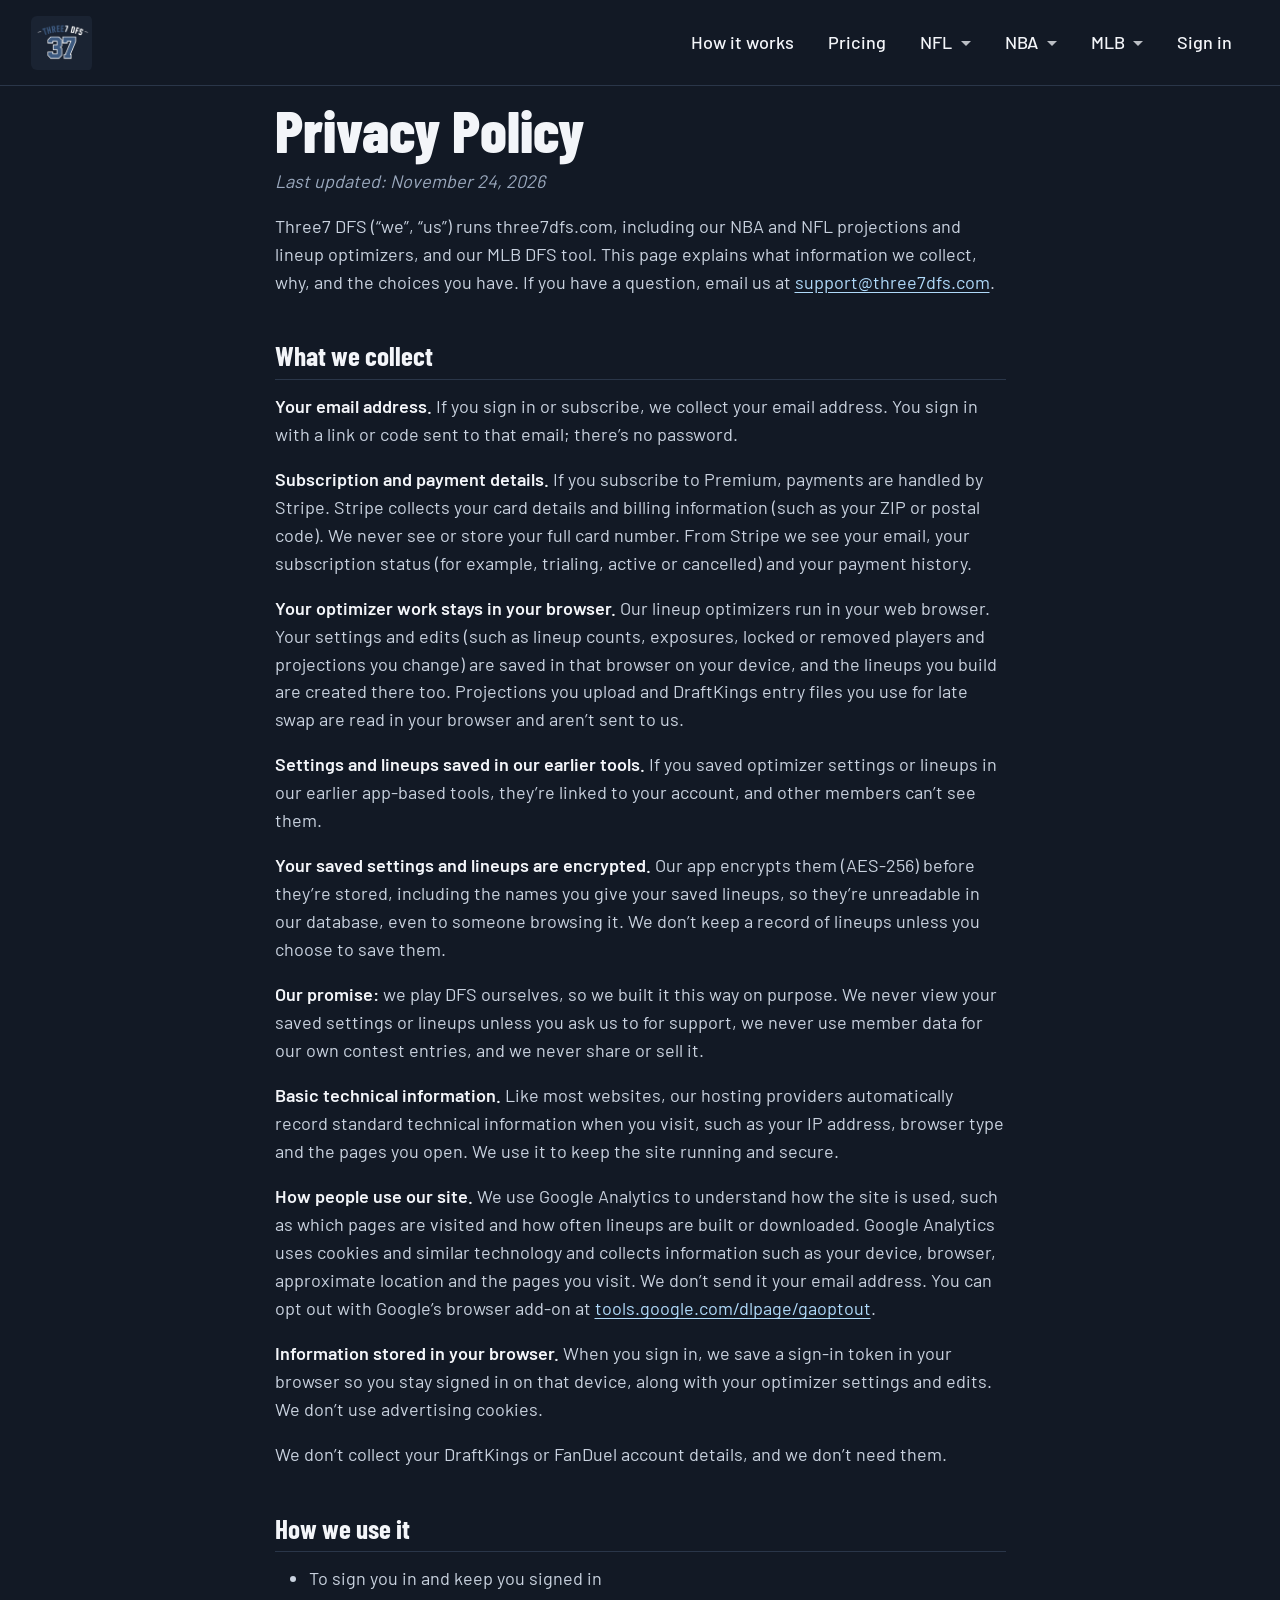
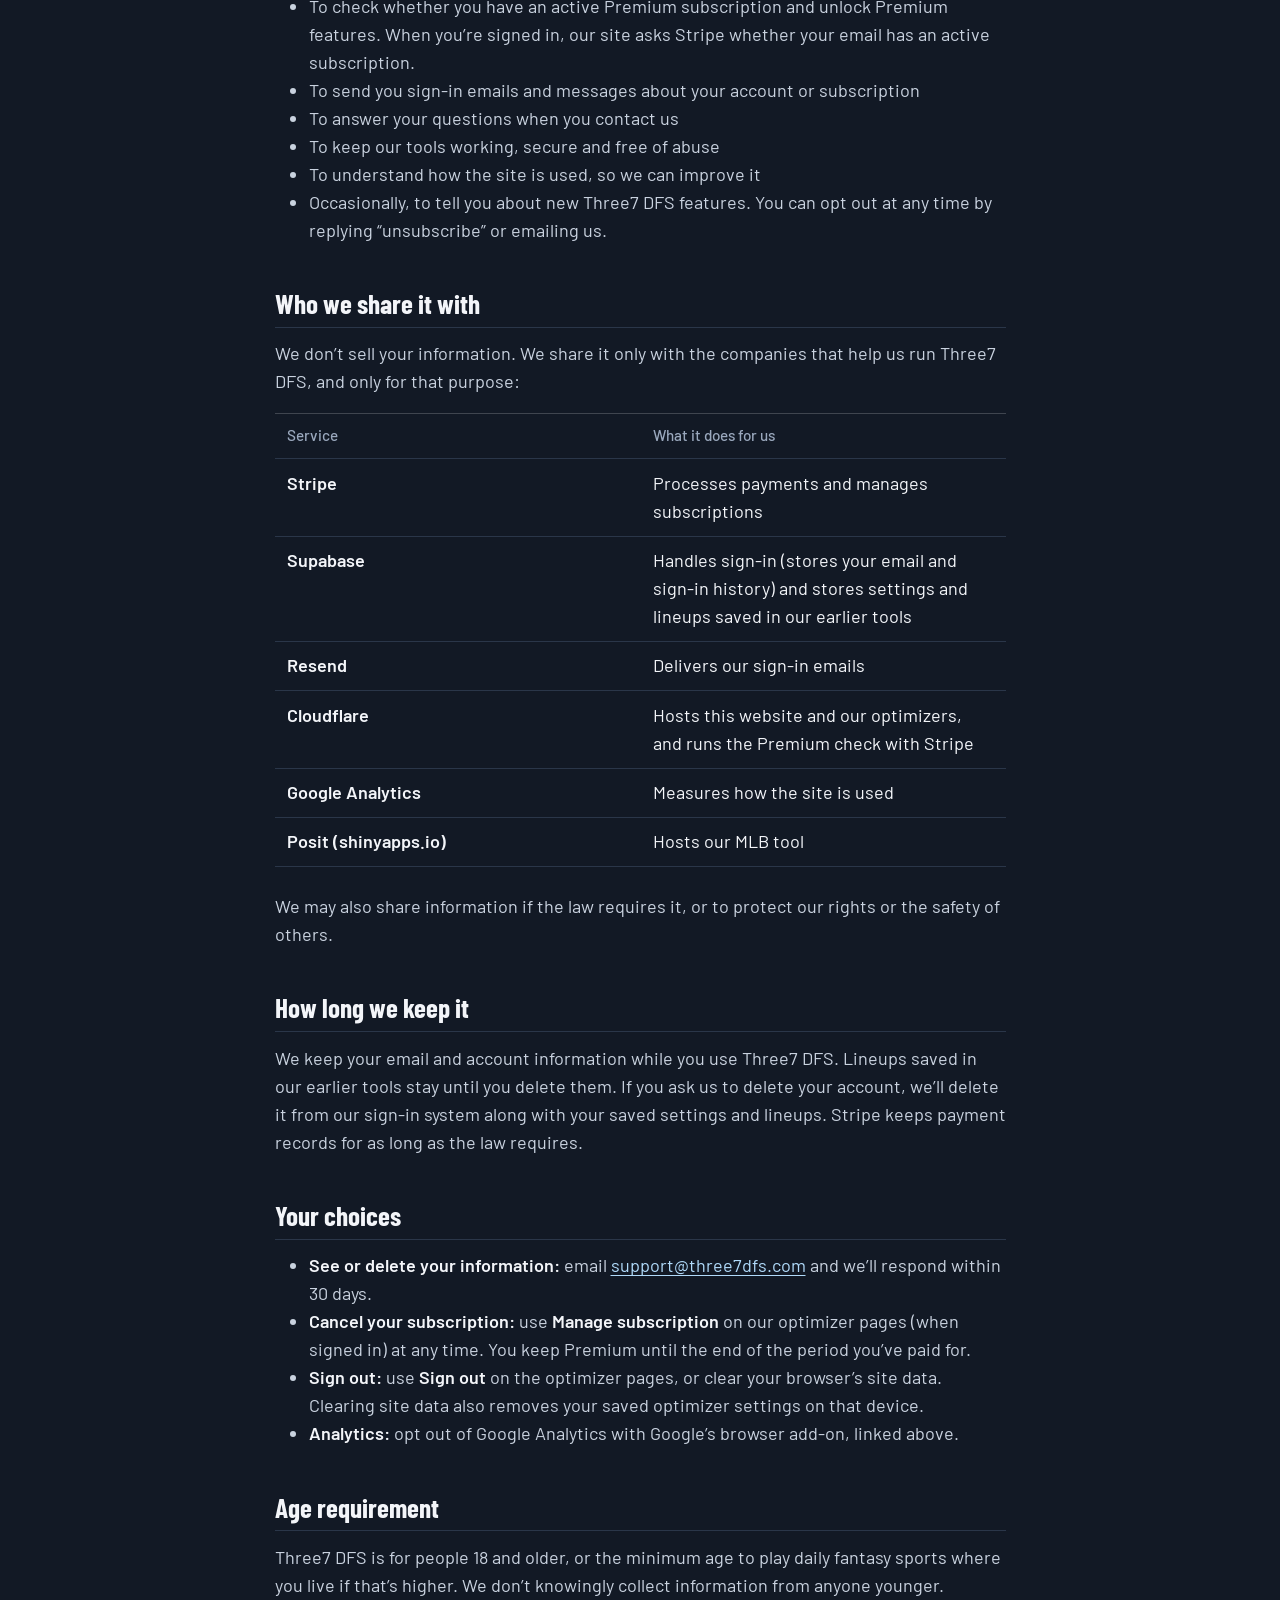
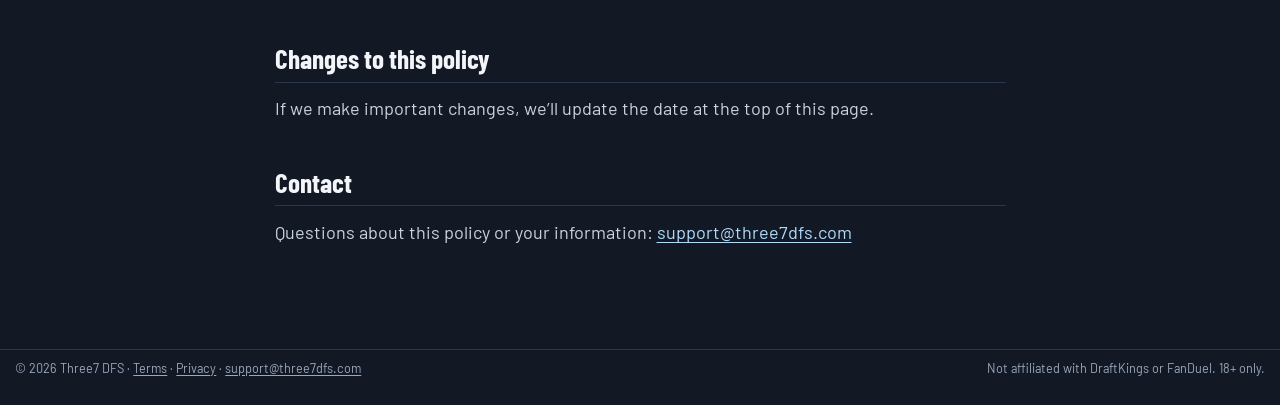
<file: privacy.html>
<!DOCTYPE html>
<html xmlns="http://www.w3.org/1999/xhtml" lang="en" xml:lang="en"><head>

<meta charset="utf-8">
<meta name="generator" content="quarto-1.10.19">

<meta name="viewport" content="width=device-width, initial-scale=1.0, user-scalable=yes">

<meta name="description" content="How Three7 DFS collects, uses and protects your information.">

<title>Privacy Policy – Three7 DFS</title>
<style>
/* Default styles provided by pandoc.
** See https://pandoc.org/MANUAL.html#variables-for-html for config info.
*/
span.smallcaps{font-variant: small-caps;}
div.columns{display: flex; gap: 1.5em;}
div.column{flex: auto;}
@media screen {
div.columns{gap: min(4vw, 1.5em);}
div.column{overflow-x: auto;}
}
div.hanging-indent{margin-left: 1.5em; text-indent: -1.5em;}
ul.task-list{list-style: none;}
ul.task-list li input[type="checkbox"] {
  width: 0.8em;
  margin: 0 0.8em 0.2em -1em; /* quarto-specific, see https://github.com/quarto-dev/quarto-cli/issues/4556 */ 
  vertical-align: middle;
}
</style>


<script src="quarto-nav.js"></script>
<script src="headroom.min.js"></script>
<link href="favicon.png" rel="icon" type="image/png">
<script src="clipboard.min.js"></script>
<script src="quarto.js" type="module"></script>
<script src="tabsets.js" type="module"></script>
<script src="popper.min.js"></script>
<script src="tippy.umd.min.js"></script>
<script src="anchor.min.js"></script>
<link href="tippy.css" rel="stylesheet">
<link href="quarto-syntax-highlighting-dark-b626d73c4c936ccc3cb08be7d45d1df6.css" rel="stylesheet" id="quarto-text-highlighting-styles">
<script src="bootstrap.min.js"></script>
<link href="bootstrap-icons.css" rel="stylesheet">
<link href="bootstrap-2f162f424fa8d8f2e1f0c2ea9a4f4888.min.css" rel="stylesheet" append-hash="true" id="quarto-bootstrap" data-mode="dark">
<script id="quarto-search-options" type="application/json">{
  "language": {
    "search-no-results-text": "No results",
    "search-matching-documents-text": "matching documents",
    "search-copy-link-title": "Copy link to search",
    "search-hide-matches-text": "Hide additional matches",
    "search-more-match-text": "more match in this document",
    "search-more-matches-text": "more matches in this document",
    "search-clear-button-title": "Clear",
    "search-text-placeholder": "",
    "search-detached-cancel-button-title": "Cancel",
    "search-submit-button-title": "Submit",
    "search-label": "Search"
  }
}</script>


<meta property="og:title" content="Privacy Policy">
<meta property="og:description" content="How Three7 DFS collects, uses and protects your information.">
<meta property="og:site_name" content="Three7 DFS">
<meta name="twitter:title" content="Privacy Policy">
<meta name="twitter:description" content="How Three7 DFS collects, uses and protects your information.">
<meta name="twitter:card" content="summary">
<script async src="https://www.googletagmanager.com/gtag/js?id=G-3T435K36YH"></script>
<script>
window.dataLayer = window.dataLayer || []; function gtag(){dataLayer.push(arguments);}
gtag("js", new Date()); gtag("config", "G-3T435K36YH");
// count clicks into the optimizers (same "open_optimizer" event as the projection pages)
document.addEventListener("click", function (e) {
  var a = e.target.closest && e.target.closest("a[href]"); if (!a) return;
  var h = a.getAttribute("href") || "";
  var sport = /nfl\.three7dfs\.com/.test(h) ? "nfl" : /NBA_Preds/.test(h) ? "nba" : /mlb\.three7dfs\.com/.test(h) ? "mlb" : "";
  if (sport) gtag("event", "open_optimizer", { sport: sport, from_page: location.pathname, link_text: (a.textContent || "").trim().slice(0, 60) });
});
</script>
</head>

<body class="nav-fixed fullcontent quarto-light">

<div id="quarto-search-results"></div>
  <header id="quarto-header" class="headroom fixed-top">
    <nav class="navbar navbar-expand-lg " data-bs-theme="dark">
      <div class="navbar-container container-fluid">
      <div class="navbar-brand-container mx-auto">
    <a href="./index.html" class="navbar-brand navbar-brand-logo">
    <img src="logo-small.png" alt="Three7 DFS home" class="navbar-logo light-content">
    <img src="logo-small.png" alt="Three7 DFS home" class="navbar-logo dark-content">
    </a>
  </div>
          <button class="navbar-toggler" type="button" data-bs-toggle="collapse" data-bs-target="#navbarCollapse" aria-controls="navbarCollapse" role="menu" aria-expanded="false" aria-label="Toggle navigation" onclick="if (window.quartoToggleHeadroom) { window.quartoToggleHeadroom(); }">
  <span class="navbar-toggler-icon"></span>
</button>
          <div class="collapse navbar-collapse" id="navbarCollapse">
            <ul class="navbar-nav navbar-nav-scroll ms-auto">
  <li class="nav-item">
    <a class="nav-link" href="./index.html#method"> 
<span class="menu-text">How it works</span></a>
  </li>  
  <li class="nav-item">
    <a class="nav-link" href="./index.html#pricing"> 
<span class="menu-text">Pricing</span></a>
  </li>  
  <li class="nav-item dropdown ">
    <a class="nav-link dropdown-toggle" href="#" id="nav-menu-nfl" role="link" data-bs-toggle="dropdown" aria-expanded="false">
 <span class="menu-text">NFL</span>
    </a>
    <ul class="dropdown-menu dropdown-menu-end" aria-labelledby="nav-menu-nfl">    
        <li>
    <a class="dropdown-item" href="https://three7dfs.com/nfl/">
 <span class="dropdown-text">NFL Projections</span></a>
  </li>  
        <li>
    <a class="dropdown-item" href="/nfl/optimizer/">
 <span class="dropdown-text">NFL Optimizer</span></a>
  </li>  
    </ul>
  </li>
  <li class="nav-item dropdown ">
    <a class="nav-link dropdown-toggle" href="#" id="nav-menu-nba" role="link" data-bs-toggle="dropdown" aria-expanded="false">
 <span class="menu-text">NBA</span>
    </a>
    <ul class="dropdown-menu dropdown-menu-end" aria-labelledby="nav-menu-nba">    
        <li>
    <a class="dropdown-item" href="https://three7dfs.com/nba/">
 <span class="dropdown-text">NBA Projections</span></a>
  </li>  
        <li>
    <a class="dropdown-item" href="/nba/optimizer/">
 <span class="dropdown-text">NBA Optimizer</span></a>
  </li>  
    </ul>
  </li>
  <li class="nav-item dropdown ">
    <a class="nav-link dropdown-toggle" href="#" id="nav-menu-mlb" role="link" data-bs-toggle="dropdown" aria-expanded="false">
 <span class="menu-text">MLB</span>
    </a>
    <ul class="dropdown-menu dropdown-menu-end" aria-labelledby="nav-menu-mlb">    
        <li>
    <a class="dropdown-item" href="https://mlb.three7dfs.com">
 <span class="dropdown-text">MLB Optimizer</span></a>
  </li>  
    </ul>
  </li>
  <li class="nav-item">
    <a class="nav-link" href="/nba/optimizer/?signin"> 
<span class="menu-text">Sign in</span></a>
  </li>  
</ul>
          </div> <!-- /navcollapse -->
            <div class="quarto-navbar-tools">
</div>
      </div> <!-- /container-fluid -->
    </nav>
</header>
<!-- content -->
<div id="quarto-content" class="quarto-container page-layout-custom page-navbar">
<!-- sidebar -->
<!-- margin-sidebar -->
<!-- main -->




<section id="privacy-policy" class="level1 legal">
<h1>Privacy Policy</h1>
<p><em>Last updated: November 24, 2026</em></p>
<p>Three7 DFS (“we”, “us”) runs three7dfs.com, including our NBA and NFL projections and lineup optimizers, and our MLB DFS tool. This page explains what information we collect, why, and the choices you have. If you have a question, email us at <a href="mailto:support@three7dfs.com">support@three7dfs.com</a>.</p>
<section id="what-we-collect" class="level2">
<h2 data-anchor-id="what-we-collect">What we collect</h2>
<p><strong>Your email address.</strong> If you sign in or subscribe, we collect your email address. You sign in with a link or code sent to that email; there’s no password.</p>
<p><strong>Subscription and payment details.</strong> If you subscribe to Premium, payments are handled by Stripe. Stripe collects your card details and billing information (such as your ZIP or postal code). We never see or store your full card number. From Stripe we see your email, your subscription status (for example, trialing, active or cancelled) and your payment history.</p>
<p><strong>Your optimizer work stays in your browser.</strong> Our lineup optimizers run in your web browser. Your settings and edits (such as lineup counts, exposures, locked or removed players and projections you change) are saved in that browser on your device, and the lineups you build are created there too. Projections you upload and DraftKings entry files you use for late swap are read in your browser and aren’t sent to us.</p>
<p><strong>Settings and lineups saved in our earlier tools.</strong> If you saved optimizer settings or lineups in our earlier app-based tools, they’re linked to your account, and other members can’t see them.</p>
<p><strong>Your saved settings and lineups are encrypted.</strong> Our app encrypts them (AES-256) before they’re stored, including the names you give your saved lineups, so they’re unreadable in our database, even to someone browsing it. We don’t keep a record of lineups unless you choose to save them.</p>
<p><strong>Our promise:</strong> we play DFS ourselves, so we built it this way on purpose. We never view your saved settings or lineups unless you ask us to for support, we never use member data for our own contest entries, and we never share or sell it.</p>
<p><strong>Basic technical information.</strong> Like most websites, our hosting providers automatically record standard technical information when you visit, such as your IP address, browser type and the pages you open. We use it to keep the site running and secure.</p>
<p><strong>How people use our site.</strong> We use Google Analytics to understand how the site is used, such as which pages are visited and how often lineups are built or downloaded. Google Analytics uses cookies and similar technology and collects information such as your device, browser, approximate location and the pages you visit. We don’t send it your email address. You can opt out with Google’s browser add-on at <a href="https://tools.google.com/dlpage/gaoptout">tools.google.com/dlpage/gaoptout</a>.</p>
<p><strong>Information stored in your browser.</strong> When you sign in, we save a sign-in token in your browser so you stay signed in on that device, along with your optimizer settings and edits. We don’t use advertising cookies.</p>
<p>We don’t collect your DraftKings or FanDuel account details, and we don’t need them.</p>
</section>
<section id="how-we-use-it" class="level2">
<h2 data-anchor-id="how-we-use-it">How we use it</h2>
<ul>
<li>To sign you in and keep you signed in</li>
<li>To check whether you have an active Premium subscription and unlock Premium features. When you’re signed in, our site asks Stripe whether your email has an active subscription.</li>
<li>To send you sign-in emails and messages about your account or subscription</li>
<li>To answer your questions when you contact us</li>
<li>To keep our tools working, secure and free of abuse</li>
<li>To understand how the site is used, so we can improve it</li>
<li>Occasionally, to tell you about new Three7 DFS features. You can opt out at any time by replying “unsubscribe” or emailing us.</li>
</ul>
</section>
<section id="who-we-share-it-with" class="level2">
<h2 data-anchor-id="who-we-share-it-with">Who we share it with</h2>
<p>We don’t sell your information. We share it only with the companies that help us run Three7 DFS, and only for that purpose:</p>
<table class="caption-top table">
<colgroup>
<col style="width: 50%">
<col style="width: 50%">
</colgroup>
<thead>
<tr class="header">
<th>Service</th>
<th>What it does for us</th>
</tr>
</thead>
<tbody>
<tr class="odd">
<td>Stripe</td>
<td>Processes payments and manages subscriptions</td>
</tr>
<tr class="even">
<td>Supabase</td>
<td>Handles sign-in (stores your email and sign-in history) and stores settings and lineups saved in our earlier tools</td>
</tr>
<tr class="odd">
<td>Resend</td>
<td>Delivers our sign-in emails</td>
</tr>
<tr class="even">
<td>Cloudflare</td>
<td>Hosts this website and our optimizers, and runs the Premium check with Stripe</td>
</tr>
<tr class="odd">
<td>Google Analytics</td>
<td>Measures how the site is used</td>
</tr>
<tr class="even">
<td>Posit (shinyapps.io)</td>
<td>Hosts our MLB tool</td>
</tr>
</tbody>
</table>
<p>We may also share information if the law requires it, or to protect our rights or the safety of others.</p>
</section>
<section id="how-long-we-keep-it" class="level2">
<h2 data-anchor-id="how-long-we-keep-it">How long we keep it</h2>
<p>We keep your email and account information while you use Three7 DFS. Lineups saved in our earlier tools stay until you delete them. If you ask us to delete your account, we’ll delete it from our sign-in system along with your saved settings and lineups. Stripe keeps payment records for as long as the law requires.</p>
</section>
<section id="your-choices" class="level2">
<h2 data-anchor-id="your-choices">Your choices</h2>
<ul>
<li><strong>See or delete your information:</strong> email <a href="mailto:support@three7dfs.com">support@three7dfs.com</a> and we’ll respond within 30 days.</li>
<li><strong>Cancel your subscription:</strong> use <strong>Manage subscription</strong> on our optimizer pages (when signed in) at any time. You keep Premium until the end of the period you’ve paid for.</li>
<li><strong>Sign out:</strong> use <strong>Sign out</strong> on the optimizer pages, or clear your browser’s site data. Clearing site data also removes your saved optimizer settings on that device.</li>
<li><strong>Analytics:</strong> opt out of Google Analytics with Google’s browser add-on, linked above.</li>
</ul>
</section>
<section id="age-requirement" class="level2">
<h2 data-anchor-id="age-requirement">Age requirement</h2>
<p>Three7 DFS is for people 18 and older, or the minimum age to play daily fantasy sports where you live if that’s higher. We don’t knowingly collect information from anyone younger.</p>
</section>
<section id="changes-to-this-policy" class="level2">
<h2 data-anchor-id="changes-to-this-policy">Changes to this policy</h2>
<p>If we make important changes, we’ll update the date at the top of this page.</p>
</section>
<section id="contact" class="level2">
<h2 data-anchor-id="contact">Contact</h2>
<p>Questions about this policy or your information: <a href="mailto:support@three7dfs.com">support@three7dfs.com</a></p>
</section>
</section>




<script id="quarto-html-after-body" type="application/javascript">
  window.document.addEventListener("DOMContentLoaded", function (event) {
    const icon = "";
    const anchorJS = new window.AnchorJS();
    anchorJS.options = {
      placement: 'right',
      icon: icon
    };
    anchorJS.add('.anchored');
    const isCodeAnnotation = (el) => {
      for (const clz of el.classList) {
        if (clz.startsWith('code-annotation-')) {                     
          return true;
        }
      }
      return false;
    }
    const onCopySuccess = function(e) {
      // button target
      const button = e.trigger;
      // don't keep focus
      button.blur();
      // flash "checked"
      button.classList.add('code-copy-button-checked');
      var currentTitle = button.getAttribute("title");
      button.setAttribute("title", "Copied!");
      let tooltip;
      if (window.bootstrap) {
        button.setAttribute("data-bs-toggle", "tooltip");
        button.setAttribute("data-bs-placement", "left");
        button.setAttribute("data-bs-title", "Copied!");
        tooltip = new bootstrap.Tooltip(button, 
          { trigger: "manual", 
            customClass: "code-copy-button-tooltip",
            offset: [0, -8]});
        tooltip.show();    
      }
      setTimeout(function() {
        if (tooltip) {
          tooltip.hide();
          button.removeAttribute("data-bs-title");
          button.removeAttribute("data-bs-toggle");
          button.removeAttribute("data-bs-placement");
        }
        button.setAttribute("title", currentTitle);
        button.classList.remove('code-copy-button-checked');
      }, 1000);
      // clear code selection
      e.clearSelection();
    }
    const getTextToCopy = function(trigger) {
      const outerScaffold = trigger.parentElement.cloneNode(true);
      const codeEl = outerScaffold.querySelector('code');
      for (const childEl of codeEl.children) {
        if (isCodeAnnotation(childEl)) {
          childEl.remove();
        }
      }
      return codeEl.innerText;
    }
    const clipboard = new window.ClipboardJS('.code-copy-button:not([data-in-quarto-modal])', {
      text: getTextToCopy
    });
    clipboard.on('success', onCopySuccess);
    if (window.document.getElementById('quarto-embedded-source-code-modal')) {
      const clipboardModal = new window.ClipboardJS('.code-copy-button[data-in-quarto-modal]', {
        text: getTextToCopy,
        container: window.document.getElementById('quarto-embedded-source-code-modal')
      });
      clipboardModal.on('success', onCopySuccess);
    }
      var localhostRegex = new RegExp(/^(?:http|https):\/\/localhost\:?[0-9]*\//);
      var mailtoRegex = new RegExp(/^mailto:/);
        var filterRegex = new RegExp("https:\/\/three7dfs\.com");
      var isInternal = (href) => {
          return filterRegex.test(href) || localhostRegex.test(href) || mailtoRegex.test(href);
      }
      // Inspect non-navigation links and adorn them if external
     var links = window.document.querySelectorAll('a[href]:not(.nav-link):not(.navbar-brand):not(.toc-action):not(.sidebar-link):not(.sidebar-item-toggle):not(.pagination-link):not(.no-external):not([aria-hidden]):not(.dropdown-item):not(.quarto-navigation-tool):not(.about-link)');
      for (var i=0; i<links.length; i++) {
        const link = links[i];
        if (!isInternal(link.href)) {
          // undo the damage that might have been done by quarto-nav.js in the case of
          // links that we want to consider external
          if (link.dataset.originalHref !== undefined) {
            link.href = link.dataset.originalHref;
          }
        }
      }
    function tippyHover(el, contentFn, onTriggerFn, onUntriggerFn) {
      const config = {
        allowHTML: true,
        maxWidth: 500,
        delay: 100,
        arrow: false,
        appendTo: function(el) {
            return el.parentElement;
        },
        interactive: true,
        interactiveBorder: 10,
        theme: 'quarto',
        placement: 'bottom-start',
      };
      if (contentFn) {
        config.content = contentFn;
      }
      if (onTriggerFn) {
        config.onTrigger = onTriggerFn;
      }
      if (onUntriggerFn) {
        config.onUntrigger = onUntriggerFn;
      }
      window.tippy(el, config); 
    }
    const noterefs = window.document.querySelectorAll('a[role="doc-noteref"]');
    for (var i=0; i<noterefs.length; i++) {
      const ref = noterefs[i];
      tippyHover(ref, function() {
        // use id or data attribute instead here
        let href = ref.getAttribute('data-footnote-href') || ref.getAttribute('href');
        try { href = new URL(href).hash; } catch {}
        const id = href.replace(/^#\/?/, "");
        const note = window.document.getElementById(id);
        if (note) {
          return note.innerHTML;
        } else {
          return "";
        }
      });
    }
    const xrefs = window.document.querySelectorAll('a.quarto-xref');
    const processXRef = (id, note) => {
      // Strip column container classes
      const stripColumnClz = (el) => {
        el.classList.remove("page-full", "page-columns");
        if (el.children) {
          for (const child of el.children) {
            stripColumnClz(child);
          }
        }
      }
      stripColumnClz(note)
      if (id === null || id.startsWith('sec-')) {
        // Special case sections, only their first couple elements
        const container = document.createElement("div");
        if (note.children && note.children.length > 2) {
          container.appendChild(note.children[0].cloneNode(true));
          for (let i = 1; i < note.children.length; i++) {
            const child = note.children[i];
            if (child.tagName === "P" && child.innerText === "") {
              continue;
            } else {
              container.appendChild(child.cloneNode(true));
              break;
            }
          }
          if (window.Quarto?.typesetMath) {
            window.Quarto.typesetMath(container);
          }
          return container.innerHTML
        } else {
          if (window.Quarto?.typesetMath) {
            window.Quarto.typesetMath(note);
          }
          return note.innerHTML;
        }
      } else {
        // Remove any anchor links if they are present
        const anchorLink = note.querySelector('a.anchorjs-link');
        if (anchorLink) {
          anchorLink.remove();
        }
        if (window.Quarto?.typesetMath) {
          window.Quarto.typesetMath(note);
        }
        if (note.classList.contains("callout")) {
          return note.outerHTML;
        } else {
          return note.innerHTML;
        }
      }
    }
    for (var i=0; i<xrefs.length; i++) {
      const xref = xrefs[i];
      tippyHover(xref, undefined, function(instance) {
        instance.disable();
        let url = xref.getAttribute('href');
        let hash = undefined; 
        if (url.startsWith('#')) {
          hash = url;
        } else {
          try { hash = new URL(url).hash; } catch {}
        }
        if (hash) {
          const id = hash.replace(/^#\/?/, "");
          const note = window.document.getElementById(id);
          if (note !== null) {
            try {
              const html = processXRef(id, note.cloneNode(true));
              instance.setContent(html);
            } finally {
              instance.enable();
              instance.show();
            }
          } else {
            // See if we can fetch this
            fetch(url.split('#')[0])
            .then(res => res.text())
            .then(html => {
              const parser = new DOMParser();
              const htmlDoc = parser.parseFromString(html, "text/html");
              const note = htmlDoc.getElementById(id);
              if (note !== null) {
                const html = processXRef(id, note);
                instance.setContent(html);
              } 
            }).finally(() => {
              instance.enable();
              instance.show();
            });
          }
        } else {
          // See if we can fetch a full url (with no hash to target)
          // This is a special case and we should probably do some content thinning / targeting
          fetch(url)
          .then(res => res.text())
          .then(html => {
            const parser = new DOMParser();
            const htmlDoc = parser.parseFromString(html, "text/html");
            const note = htmlDoc.querySelector('main.content');
            if (note !== null) {
              // This should only happen for chapter cross references
              // (since there is no id in the URL)
              // remove the first header
              if (note.children.length > 0 && note.children[0].tagName === "HEADER") {
                note.children[0].remove();
              }
              const html = processXRef(null, note);
              instance.setContent(html);
            } 
          }).finally(() => {
            instance.enable();
            instance.show();
          });
        }
      }, function(instance) {
      });
    }
        let selectedAnnoteEl;
        const selectorForAnnotation = ( cell, annotation) => {
          let cellAttr = 'data-code-cell="' + cell + '"';
          let lineAttr = 'data-code-annotation="' +  annotation + '"';
          const selector = 'span[' + cellAttr + '][' + lineAttr + ']';
          return selector;
        }
        const selectCodeLines = (annoteEl) => {
          const doc = window.document;
          const targetCell = annoteEl.getAttribute("data-target-cell");
          const targetAnnotation = annoteEl.getAttribute("data-target-annotation");
          const annoteSpan = window.document.querySelector(selectorForAnnotation(targetCell, targetAnnotation));
          const lines = annoteSpan.getAttribute("data-code-lines").split(",");
          const lineIds = lines.map((line) => {
            return targetCell + "-" + line;
          })
          let top = null;
          let height = null;
          let parent = null;
          if (lineIds.length > 0) {
              //compute the position of the single el (top and bottom and make a div)
              const el = window.document.getElementById(lineIds[0]);
              top = el.offsetTop;
              height = el.offsetHeight;
              parent = el.parentElement.parentElement;
            if (lineIds.length > 1) {
              const lastEl = window.document.getElementById(lineIds[lineIds.length - 1]);
              const bottom = lastEl.offsetTop + lastEl.offsetHeight;
              height = bottom - top;
            }
            if (top !== null && height !== null && parent !== null) {
              // cook up a div (if necessary) and position it 
              let div = window.document.getElementById("code-annotation-line-highlight");
              if (div === null) {
                div = window.document.createElement("div");
                div.setAttribute("id", "code-annotation-line-highlight");
                div.style.position = 'absolute';
                parent.appendChild(div);
              }
              div.style.top = top - 2 + "px";
              div.style.height = height + 4 + "px";
              div.style.left = 0;
              let gutterDiv = window.document.getElementById("code-annotation-line-highlight-gutter");
              if (gutterDiv === null) {
                gutterDiv = window.document.createElement("div");
                gutterDiv.setAttribute("id", "code-annotation-line-highlight-gutter");
                gutterDiv.style.position = 'absolute';
                const codeCell = window.document.getElementById(targetCell);
                const gutter = codeCell.querySelector('.code-annotation-gutter');
                gutter.appendChild(gutterDiv);
              }
              gutterDiv.style.top = top - 2 + "px";
              gutterDiv.style.height = height + 4 + "px";
            }
            selectedAnnoteEl = annoteEl;
          }
        };
        const unselectCodeLines = () => {
          const elementsIds = ["code-annotation-line-highlight", "code-annotation-line-highlight-gutter"];
          elementsIds.forEach((elId) => {
            const div = window.document.getElementById(elId);
            if (div) {
              div.remove();
            }
          });
          selectedAnnoteEl = undefined;
        };
          // Handle positioning of the toggle
      window.addEventListener(
        "resize",
        throttle(() => {
          elRect = undefined;
          if (selectedAnnoteEl) {
            selectCodeLines(selectedAnnoteEl);
          }
        }, 10)
      );
      function throttle(fn, ms) {
      let throttle = false;
      let timer;
        return (...args) => {
          if(!throttle) { // first call gets through
              fn.apply(this, args);
              throttle = true;
          } else { // all the others get throttled
              if(timer) clearTimeout(timer); // cancel #2
              timer = setTimeout(() => {
                fn.apply(this, args);
                timer = throttle = false;
              }, ms);
          }
        };
      }
        // Attach click handler to the DT
        const annoteDls = window.document.querySelectorAll('dt[data-target-cell]');
        for (const annoteDlNode of annoteDls) {
          annoteDlNode.addEventListener('click', (event) => {
            const clickedEl = event.target;
            if (clickedEl !== selectedAnnoteEl) {
              unselectCodeLines();
              const activeEl = window.document.querySelector('dt[data-target-cell].code-annotation-active');
              if (activeEl) {
                activeEl.classList.remove('code-annotation-active');
              }
              selectCodeLines(clickedEl);
              clickedEl.classList.add('code-annotation-active');
            } else {
              // Unselect the line
              unselectCodeLines();
              clickedEl.classList.remove('code-annotation-active');
            }
          });
        }
    const findCites = (el) => {
      const parentEl = el.parentElement;
      if (parentEl) {
        const cites = parentEl.dataset.cites;
        if (cites) {
          return {
            el,
            cites: cites.split(' ')
          };
        } else {
          return findCites(el.parentElement)
        }
      } else {
        return undefined;
      }
    };
    var bibliorefs = window.document.querySelectorAll('a[role="doc-biblioref"]');
    for (var i=0; i<bibliorefs.length; i++) {
      const ref = bibliorefs[i];
      const citeInfo = findCites(ref);
      if (citeInfo) {
        tippyHover(citeInfo.el, function() {
          var popup = window.document.createElement('div');
          citeInfo.cites.forEach(function(cite) {
            var citeDiv = window.document.createElement('div');
            citeDiv.classList.add('hanging-indent');
            citeDiv.classList.add('csl-entry');
            var biblioDiv = window.document.getElementById('ref-' + cite);
            if (biblioDiv) {
              citeDiv.innerHTML = biblioDiv.innerHTML;
            }
            popup.appendChild(citeDiv);
          });
          return popup.innerHTML;
        });
      }
    }
  });
  </script>
</div> <!-- /content -->
<footer class="footer">
  <div class="nav-footer">
    <div class="nav-footer-left">
<p>© 2026 Three7 DFS · <a href="./terms.html">Terms</a> · <a href="./privacy.html">Privacy</a> · <a href="mailto:support@three7dfs.com">support@three7dfs.com</a></p>
</div>   
    <div class="nav-footer-center">
      &nbsp;
    </div>
    <div class="nav-footer-right">
<p>Not affiliated with DraftKings or FanDuel. 18+ only.</p>
</div>
  </div>
</footer>




</body></html>
</file>
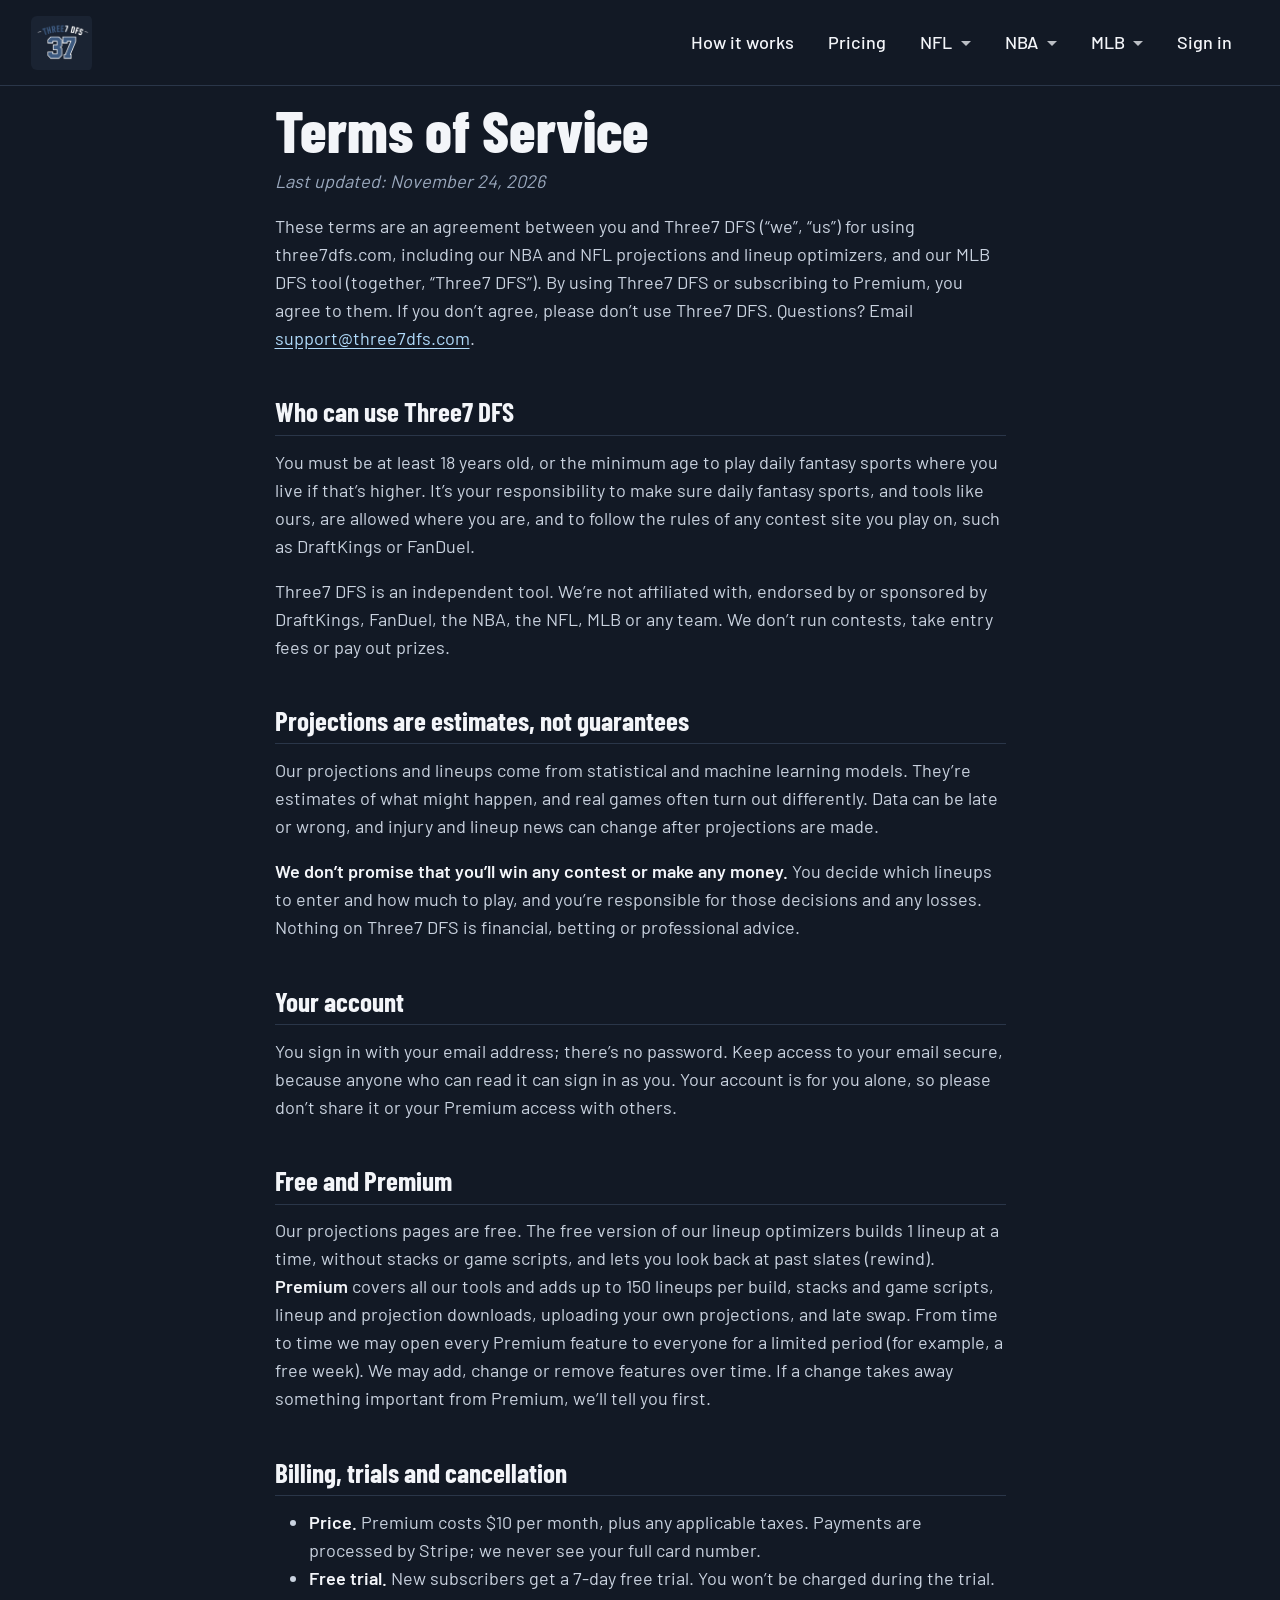
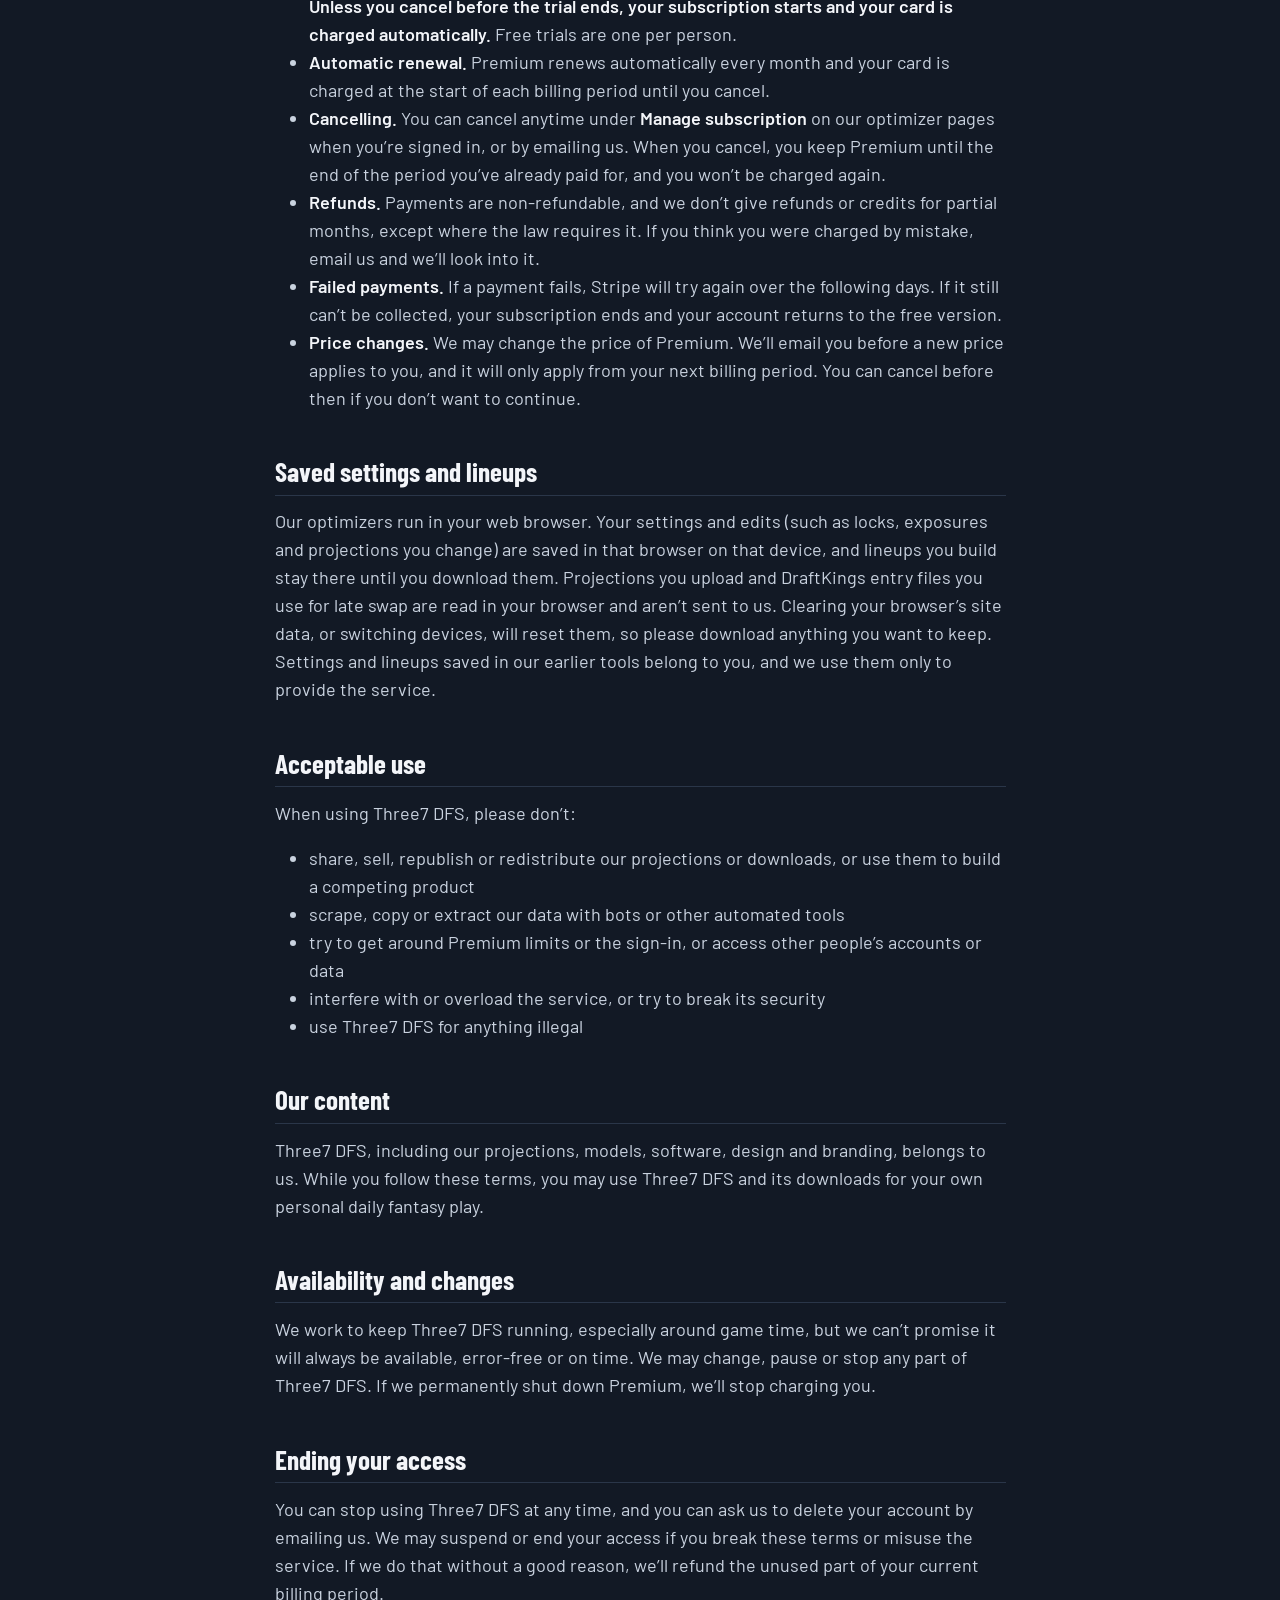
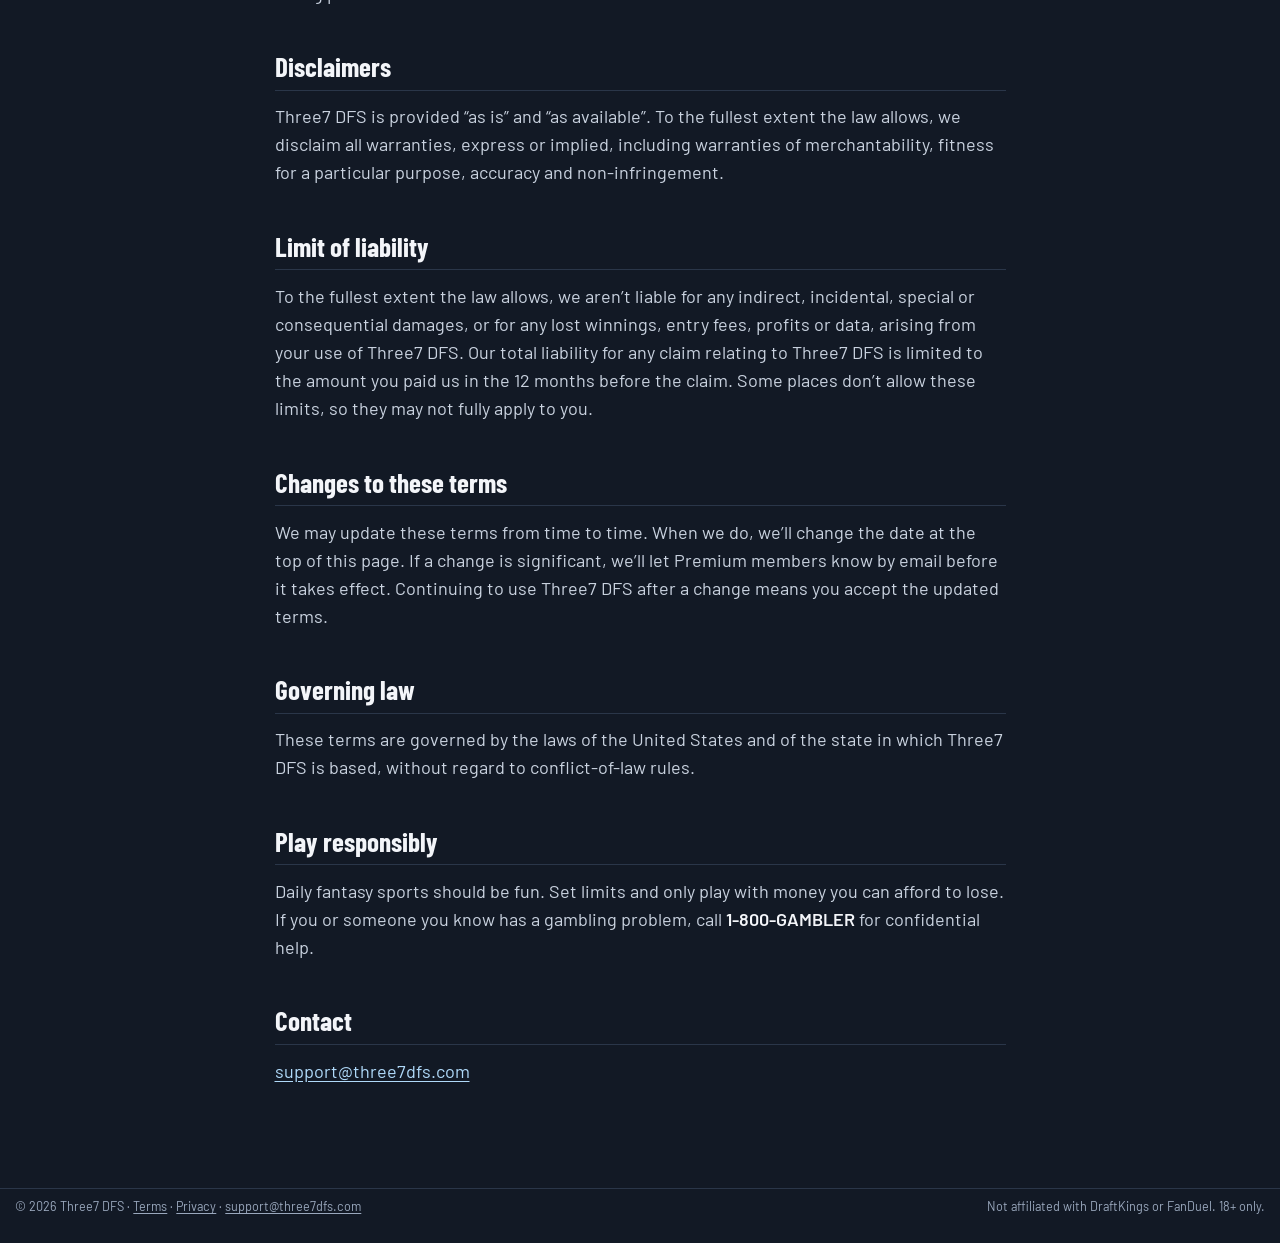
<file: terms.html>
<!DOCTYPE html>
<html xmlns="http://www.w3.org/1999/xhtml" lang="en" xml:lang="en"><head>

<meta charset="utf-8">
<meta name="generator" content="quarto-1.10.19">

<meta name="viewport" content="width=device-width, initial-scale=1.0, user-scalable=yes">

<meta name="description" content="The terms for using Three7 DFS, including Premium billing, cancellation and refunds.">

<title>Terms of Service – Three7 DFS</title>
<style>
/* Default styles provided by pandoc.
** See https://pandoc.org/MANUAL.html#variables-for-html for config info.
*/
span.smallcaps{font-variant: small-caps;}
div.columns{display: flex; gap: 1.5em;}
div.column{flex: auto;}
@media screen {
div.columns{gap: min(4vw, 1.5em);}
div.column{overflow-x: auto;}
}
div.hanging-indent{margin-left: 1.5em; text-indent: -1.5em;}
ul.task-list{list-style: none;}
ul.task-list li input[type="checkbox"] {
  width: 0.8em;
  margin: 0 0.8em 0.2em -1em; /* quarto-specific, see https://github.com/quarto-dev/quarto-cli/issues/4556 */ 
  vertical-align: middle;
}
</style>


<script src="quarto-nav.js"></script>
<script src="headroom.min.js"></script>
<link href="favicon.png" rel="icon" type="image/png">
<script src="clipboard.min.js"></script>
<script src="quarto.js" type="module"></script>
<script src="tabsets.js" type="module"></script>
<script src="popper.min.js"></script>
<script src="tippy.umd.min.js"></script>
<script src="anchor.min.js"></script>
<link href="tippy.css" rel="stylesheet">
<link href="quarto-syntax-highlighting-dark-b626d73c4c936ccc3cb08be7d45d1df6.css" rel="stylesheet" id="quarto-text-highlighting-styles">
<script src="bootstrap.min.js"></script>
<link href="bootstrap-icons.css" rel="stylesheet">
<link href="bootstrap-2f162f424fa8d8f2e1f0c2ea9a4f4888.min.css" rel="stylesheet" append-hash="true" id="quarto-bootstrap" data-mode="dark">
<script id="quarto-search-options" type="application/json">{
  "language": {
    "search-no-results-text": "No results",
    "search-matching-documents-text": "matching documents",
    "search-copy-link-title": "Copy link to search",
    "search-hide-matches-text": "Hide additional matches",
    "search-more-match-text": "more match in this document",
    "search-more-matches-text": "more matches in this document",
    "search-clear-button-title": "Clear",
    "search-text-placeholder": "",
    "search-detached-cancel-button-title": "Cancel",
    "search-submit-button-title": "Submit",
    "search-label": "Search"
  }
}</script>


<meta property="og:title" content="Terms of Service">
<meta property="og:description" content="The terms for using Three7 DFS, including Premium billing, cancellation and refunds.">
<meta property="og:site_name" content="Three7 DFS">
<meta name="twitter:title" content="Terms of Service">
<meta name="twitter:description" content="The terms for using Three7 DFS, including Premium billing, cancellation and refunds.">
<meta name="twitter:card" content="summary">
<script async src="https://www.googletagmanager.com/gtag/js?id=G-3T435K36YH"></script>
<script>
window.dataLayer = window.dataLayer || []; function gtag(){dataLayer.push(arguments);}
gtag("js", new Date()); gtag("config", "G-3T435K36YH");
// count clicks into the optimizers (same "open_optimizer" event as the projection pages)
document.addEventListener("click", function (e) {
  var a = e.target.closest && e.target.closest("a[href]"); if (!a) return;
  var h = a.getAttribute("href") || "";
  var sport = /nfl\.three7dfs\.com/.test(h) ? "nfl" : /NBA_Preds/.test(h) ? "nba" : /mlb\.three7dfs\.com/.test(h) ? "mlb" : "";
  if (sport) gtag("event", "open_optimizer", { sport: sport, from_page: location.pathname, link_text: (a.textContent || "").trim().slice(0, 60) });
});
</script>
</head>

<body class="nav-fixed fullcontent quarto-light">

<div id="quarto-search-results"></div>
  <header id="quarto-header" class="headroom fixed-top">
    <nav class="navbar navbar-expand-lg " data-bs-theme="dark">
      <div class="navbar-container container-fluid">
      <div class="navbar-brand-container mx-auto">
    <a href="./index.html" class="navbar-brand navbar-brand-logo">
    <img src="logo-small.png" alt="Three7 DFS home" class="navbar-logo light-content">
    <img src="logo-small.png" alt="Three7 DFS home" class="navbar-logo dark-content">
    </a>
  </div>
          <button class="navbar-toggler" type="button" data-bs-toggle="collapse" data-bs-target="#navbarCollapse" aria-controls="navbarCollapse" role="menu" aria-expanded="false" aria-label="Toggle navigation" onclick="if (window.quartoToggleHeadroom) { window.quartoToggleHeadroom(); }">
  <span class="navbar-toggler-icon"></span>
</button>
          <div class="collapse navbar-collapse" id="navbarCollapse">
            <ul class="navbar-nav navbar-nav-scroll ms-auto">
  <li class="nav-item">
    <a class="nav-link" href="./index.html#method"> 
<span class="menu-text">How it works</span></a>
  </li>  
  <li class="nav-item">
    <a class="nav-link" href="./index.html#pricing"> 
<span class="menu-text">Pricing</span></a>
  </li>  
  <li class="nav-item dropdown ">
    <a class="nav-link dropdown-toggle" href="#" id="nav-menu-nfl" role="link" data-bs-toggle="dropdown" aria-expanded="false">
 <span class="menu-text">NFL</span>
    </a>
    <ul class="dropdown-menu dropdown-menu-end" aria-labelledby="nav-menu-nfl">    
        <li>
    <a class="dropdown-item" href="https://three7dfs.com/nfl/">
 <span class="dropdown-text">NFL Projections</span></a>
  </li>  
        <li>
    <a class="dropdown-item" href="/nfl/optimizer/">
 <span class="dropdown-text">NFL Optimizer</span></a>
  </li>  
    </ul>
  </li>
  <li class="nav-item dropdown ">
    <a class="nav-link dropdown-toggle" href="#" id="nav-menu-nba" role="link" data-bs-toggle="dropdown" aria-expanded="false">
 <span class="menu-text">NBA</span>
    </a>
    <ul class="dropdown-menu dropdown-menu-end" aria-labelledby="nav-menu-nba">    
        <li>
    <a class="dropdown-item" href="https://three7dfs.com/nba/">
 <span class="dropdown-text">NBA Projections</span></a>
  </li>  
        <li>
    <a class="dropdown-item" href="/nba/optimizer/">
 <span class="dropdown-text">NBA Optimizer</span></a>
  </li>  
    </ul>
  </li>
  <li class="nav-item dropdown ">
    <a class="nav-link dropdown-toggle" href="#" id="nav-menu-mlb" role="link" data-bs-toggle="dropdown" aria-expanded="false">
 <span class="menu-text">MLB</span>
    </a>
    <ul class="dropdown-menu dropdown-menu-end" aria-labelledby="nav-menu-mlb">    
        <li>
    <a class="dropdown-item" href="https://mlb.three7dfs.com">
 <span class="dropdown-text">MLB Optimizer</span></a>
  </li>  
    </ul>
  </li>
  <li class="nav-item">
    <a class="nav-link" href="/nba/optimizer/?signin"> 
<span class="menu-text">Sign in</span></a>
  </li>  
</ul>
          </div> <!-- /navcollapse -->
            <div class="quarto-navbar-tools">
</div>
      </div> <!-- /container-fluid -->
    </nav>
</header>
<!-- content -->
<div id="quarto-content" class="quarto-container page-layout-custom page-navbar">
<!-- sidebar -->
<!-- margin-sidebar -->
<!-- main -->




<section id="terms-of-service" class="level1 legal">
<h1>Terms of Service</h1>
<p><em>Last updated: November 24, 2026</em></p>
<p>These terms are an agreement between you and Three7 DFS (“we”, “us”) for using three7dfs.com, including our NBA and NFL projections and lineup optimizers, and our MLB DFS tool (together, “Three7 DFS”). By using Three7 DFS or subscribing to Premium, you agree to them. If you don’t agree, please don’t use Three7 DFS. Questions? Email <a href="mailto:support@three7dfs.com">support@three7dfs.com</a>.</p>
<section id="who-can-use-three7-dfs" class="level2">
<h2 data-anchor-id="who-can-use-three7-dfs">Who can use Three7 DFS</h2>
<p>You must be at least 18 years old, or the minimum age to play daily fantasy sports where you live if that’s higher. It’s your responsibility to make sure daily fantasy sports, and tools like ours, are allowed where you are, and to follow the rules of any contest site you play on, such as DraftKings or FanDuel.</p>
<p>Three7 DFS is an independent tool. We’re not affiliated with, endorsed by or sponsored by DraftKings, FanDuel, the NBA, the NFL, MLB or any team. We don’t run contests, take entry fees or pay out prizes.</p>
</section>
<section id="projections-are-estimates-not-guarantees" class="level2">
<h2 data-anchor-id="projections-are-estimates-not-guarantees">Projections are estimates, not guarantees</h2>
<p>Our projections and lineups come from statistical and machine learning models. They’re estimates of what might happen, and real games often turn out differently. Data can be late or wrong, and injury and lineup news can change after projections are made.</p>
<p><strong>We don’t promise that you’ll win any contest or make any money.</strong> You decide which lineups to enter and how much to play, and you’re responsible for those decisions and any losses. Nothing on Three7 DFS is financial, betting or professional advice.</p>
</section>
<section id="your-account" class="level2">
<h2 data-anchor-id="your-account">Your account</h2>
<p>You sign in with your email address; there’s no password. Keep access to your email secure, because anyone who can read it can sign in as you. Your account is for you alone, so please don’t share it or your Premium access with others.</p>
</section>
<section id="free-and-premium" class="level2">
<h2 data-anchor-id="free-and-premium">Free and Premium</h2>
<p>Our projections pages are free. The free version of our lineup optimizers builds 1 lineup at a time, without stacks or game scripts, and lets you look back at past slates (rewind). <strong>Premium</strong> covers all our tools and adds up to 150 lineups per build, stacks and game scripts, lineup and projection downloads, uploading your own projections, and late swap. From time to time we may open every Premium feature to everyone for a limited period (for example, a free week). We may add, change or remove features over time. If a change takes away something important from Premium, we’ll tell you first.</p>
</section>
<section id="billing-trials-and-cancellation" class="level2">
<h2 data-anchor-id="billing-trials-and-cancellation">Billing, trials and cancellation</h2>
<ul>
<li><strong>Price.</strong> Premium costs $10 per month, plus any applicable taxes. Payments are processed by Stripe; we never see your full card number.</li>
<li><strong>Free trial.</strong> New subscribers get a 7-day free trial. You won’t be charged during the trial. <strong>Unless you cancel before the trial ends, your subscription starts and your card is charged automatically.</strong> Free trials are one per person.</li>
<li><strong>Automatic renewal.</strong> Premium renews automatically every month and your card is charged at the start of each billing period until you cancel.</li>
<li><strong>Cancelling.</strong> You can cancel anytime under <strong>Manage subscription</strong> on our optimizer pages when you’re signed in, or by emailing us. When you cancel, you keep Premium until the end of the period you’ve already paid for, and you won’t be charged again.</li>
<li><strong>Refunds.</strong> Payments are non-refundable, and we don’t give refunds or credits for partial months, except where the law requires it. If you think you were charged by mistake, email us and we’ll look into it.</li>
<li><strong>Failed payments.</strong> If a payment fails, Stripe will try again over the following days. If it still can’t be collected, your subscription ends and your account returns to the free version.</li>
<li><strong>Price changes.</strong> We may change the price of Premium. We’ll email you before a new price applies to you, and it will only apply from your next billing period. You can cancel before then if you don’t want to continue.</li>
</ul>
</section>
<section id="saved-settings-and-lineups" class="level2">
<h2 data-anchor-id="saved-settings-and-lineups">Saved settings and lineups</h2>
<p>Our optimizers run in your web browser. Your settings and edits (such as locks, exposures and projections you change) are saved in that browser on that device, and lineups you build stay there until you download them. Projections you upload and DraftKings entry files you use for late swap are read in your browser and aren’t sent to us. Clearing your browser’s site data, or switching devices, will reset them, so please download anything you want to keep. Settings and lineups saved in our earlier tools belong to you, and we use them only to provide the service.</p>
</section>
<section id="acceptable-use" class="level2">
<h2 data-anchor-id="acceptable-use">Acceptable use</h2>
<p>When using Three7 DFS, please don’t:</p>
<ul>
<li>share, sell, republish or redistribute our projections or downloads, or use them to build a competing product</li>
<li>scrape, copy or extract our data with bots or other automated tools</li>
<li>try to get around Premium limits or the sign-in, or access other people’s accounts or data</li>
<li>interfere with or overload the service, or try to break its security</li>
<li>use Three7 DFS for anything illegal</li>
</ul>
</section>
<section id="our-content" class="level2">
<h2 data-anchor-id="our-content">Our content</h2>
<p>Three7 DFS, including our projections, models, software, design and branding, belongs to us. While you follow these terms, you may use Three7 DFS and its downloads for your own personal daily fantasy play.</p>
</section>
<section id="availability-and-changes" class="level2">
<h2 data-anchor-id="availability-and-changes">Availability and changes</h2>
<p>We work to keep Three7 DFS running, especially around game time, but we can’t promise it will always be available, error-free or on time. We may change, pause or stop any part of Three7 DFS. If we permanently shut down Premium, we’ll stop charging you.</p>
</section>
<section id="ending-your-access" class="level2">
<h2 data-anchor-id="ending-your-access">Ending your access</h2>
<p>You can stop using Three7 DFS at any time, and you can ask us to delete your account by emailing us. We may suspend or end your access if you break these terms or misuse the service. If we do that without a good reason, we’ll refund the unused part of your current billing period.</p>
</section>
<section id="disclaimers" class="level2">
<h2 data-anchor-id="disclaimers">Disclaimers</h2>
<p>Three7 DFS is provided “as is” and “as available”. To the fullest extent the law allows, we disclaim all warranties, express or implied, including warranties of merchantability, fitness for a particular purpose, accuracy and non-infringement.</p>
</section>
<section id="limit-of-liability" class="level2">
<h2 data-anchor-id="limit-of-liability">Limit of liability</h2>
<p>To the fullest extent the law allows, we aren’t liable for any indirect, incidental, special or consequential damages, or for any lost winnings, entry fees, profits or data, arising from your use of Three7 DFS. Our total liability for any claim relating to Three7 DFS is limited to the amount you paid us in the 12 months before the claim. Some places don’t allow these limits, so they may not fully apply to you.</p>
</section>
<section id="changes-to-these-terms" class="level2">
<h2 data-anchor-id="changes-to-these-terms">Changes to these terms</h2>
<p>We may update these terms from time to time. When we do, we’ll change the date at the top of this page. If a change is significant, we’ll let Premium members know by email before it takes effect. Continuing to use Three7 DFS after a change means you accept the updated terms.</p>
</section>
<section id="governing-law" class="level2">
<h2 data-anchor-id="governing-law">Governing law</h2>
<p>These terms are governed by the laws of the United States and of the state in which Three7 DFS is based, without regard to conflict-of-law rules.</p>
</section>
<section id="play-responsibly" class="level2">
<h2 data-anchor-id="play-responsibly">Play responsibly</h2>
<p>Daily fantasy sports should be fun. Set limits and only play with money you can afford to lose. If you or someone you know has a gambling problem, call <strong>1-800-GAMBLER</strong> for confidential help.</p>
</section>
<section id="contact" class="level2">
<h2 data-anchor-id="contact">Contact</h2>
<p><a href="mailto:support@three7dfs.com">support@three7dfs.com</a></p>
</section>
</section>




<script id="quarto-html-after-body" type="application/javascript">
  window.document.addEventListener("DOMContentLoaded", function (event) {
    const icon = "";
    const anchorJS = new window.AnchorJS();
    anchorJS.options = {
      placement: 'right',
      icon: icon
    };
    anchorJS.add('.anchored');
    const isCodeAnnotation = (el) => {
      for (const clz of el.classList) {
        if (clz.startsWith('code-annotation-')) {                     
          return true;
        }
      }
      return false;
    }
    const onCopySuccess = function(e) {
      // button target
      const button = e.trigger;
      // don't keep focus
      button.blur();
      // flash "checked"
      button.classList.add('code-copy-button-checked');
      var currentTitle = button.getAttribute("title");
      button.setAttribute("title", "Copied!");
      let tooltip;
      if (window.bootstrap) {
        button.setAttribute("data-bs-toggle", "tooltip");
        button.setAttribute("data-bs-placement", "left");
        button.setAttribute("data-bs-title", "Copied!");
        tooltip = new bootstrap.Tooltip(button, 
          { trigger: "manual", 
            customClass: "code-copy-button-tooltip",
            offset: [0, -8]});
        tooltip.show();    
      }
      setTimeout(function() {
        if (tooltip) {
          tooltip.hide();
          button.removeAttribute("data-bs-title");
          button.removeAttribute("data-bs-toggle");
          button.removeAttribute("data-bs-placement");
        }
        button.setAttribute("title", currentTitle);
        button.classList.remove('code-copy-button-checked');
      }, 1000);
      // clear code selection
      e.clearSelection();
    }
    const getTextToCopy = function(trigger) {
      const outerScaffold = trigger.parentElement.cloneNode(true);
      const codeEl = outerScaffold.querySelector('code');
      for (const childEl of codeEl.children) {
        if (isCodeAnnotation(childEl)) {
          childEl.remove();
        }
      }
      return codeEl.innerText;
    }
    const clipboard = new window.ClipboardJS('.code-copy-button:not([data-in-quarto-modal])', {
      text: getTextToCopy
    });
    clipboard.on('success', onCopySuccess);
    if (window.document.getElementById('quarto-embedded-source-code-modal')) {
      const clipboardModal = new window.ClipboardJS('.code-copy-button[data-in-quarto-modal]', {
        text: getTextToCopy,
        container: window.document.getElementById('quarto-embedded-source-code-modal')
      });
      clipboardModal.on('success', onCopySuccess);
    }
      var localhostRegex = new RegExp(/^(?:http|https):\/\/localhost\:?[0-9]*\//);
      var mailtoRegex = new RegExp(/^mailto:/);
        var filterRegex = new RegExp("https:\/\/three7dfs\.com");
      var isInternal = (href) => {
          return filterRegex.test(href) || localhostRegex.test(href) || mailtoRegex.test(href);
      }
      // Inspect non-navigation links and adorn them if external
     var links = window.document.querySelectorAll('a[href]:not(.nav-link):not(.navbar-brand):not(.toc-action):not(.sidebar-link):not(.sidebar-item-toggle):not(.pagination-link):not(.no-external):not([aria-hidden]):not(.dropdown-item):not(.quarto-navigation-tool):not(.about-link)');
      for (var i=0; i<links.length; i++) {
        const link = links[i];
        if (!isInternal(link.href)) {
          // undo the damage that might have been done by quarto-nav.js in the case of
          // links that we want to consider external
          if (link.dataset.originalHref !== undefined) {
            link.href = link.dataset.originalHref;
          }
        }
      }
    function tippyHover(el, contentFn, onTriggerFn, onUntriggerFn) {
      const config = {
        allowHTML: true,
        maxWidth: 500,
        delay: 100,
        arrow: false,
        appendTo: function(el) {
            return el.parentElement;
        },
        interactive: true,
        interactiveBorder: 10,
        theme: 'quarto',
        placement: 'bottom-start',
      };
      if (contentFn) {
        config.content = contentFn;
      }
      if (onTriggerFn) {
        config.onTrigger = onTriggerFn;
      }
      if (onUntriggerFn) {
        config.onUntrigger = onUntriggerFn;
      }
      window.tippy(el, config); 
    }
    const noterefs = window.document.querySelectorAll('a[role="doc-noteref"]');
    for (var i=0; i<noterefs.length; i++) {
      const ref = noterefs[i];
      tippyHover(ref, function() {
        // use id or data attribute instead here
        let href = ref.getAttribute('data-footnote-href') || ref.getAttribute('href');
        try { href = new URL(href).hash; } catch {}
        const id = href.replace(/^#\/?/, "");
        const note = window.document.getElementById(id);
        if (note) {
          return note.innerHTML;
        } else {
          return "";
        }
      });
    }
    const xrefs = window.document.querySelectorAll('a.quarto-xref');
    const processXRef = (id, note) => {
      // Strip column container classes
      const stripColumnClz = (el) => {
        el.classList.remove("page-full", "page-columns");
        if (el.children) {
          for (const child of el.children) {
            stripColumnClz(child);
          }
        }
      }
      stripColumnClz(note)
      if (id === null || id.startsWith('sec-')) {
        // Special case sections, only their first couple elements
        const container = document.createElement("div");
        if (note.children && note.children.length > 2) {
          container.appendChild(note.children[0].cloneNode(true));
          for (let i = 1; i < note.children.length; i++) {
            const child = note.children[i];
            if (child.tagName === "P" && child.innerText === "") {
              continue;
            } else {
              container.appendChild(child.cloneNode(true));
              break;
            }
          }
          if (window.Quarto?.typesetMath) {
            window.Quarto.typesetMath(container);
          }
          return container.innerHTML
        } else {
          if (window.Quarto?.typesetMath) {
            window.Quarto.typesetMath(note);
          }
          return note.innerHTML;
        }
      } else {
        // Remove any anchor links if they are present
        const anchorLink = note.querySelector('a.anchorjs-link');
        if (anchorLink) {
          anchorLink.remove();
        }
        if (window.Quarto?.typesetMath) {
          window.Quarto.typesetMath(note);
        }
        if (note.classList.contains("callout")) {
          return note.outerHTML;
        } else {
          return note.innerHTML;
        }
      }
    }
    for (var i=0; i<xrefs.length; i++) {
      const xref = xrefs[i];
      tippyHover(xref, undefined, function(instance) {
        instance.disable();
        let url = xref.getAttribute('href');
        let hash = undefined; 
        if (url.startsWith('#')) {
          hash = url;
        } else {
          try { hash = new URL(url).hash; } catch {}
        }
        if (hash) {
          const id = hash.replace(/^#\/?/, "");
          const note = window.document.getElementById(id);
          if (note !== null) {
            try {
              const html = processXRef(id, note.cloneNode(true));
              instance.setContent(html);
            } finally {
              instance.enable();
              instance.show();
            }
          } else {
            // See if we can fetch this
            fetch(url.split('#')[0])
            .then(res => res.text())
            .then(html => {
              const parser = new DOMParser();
              const htmlDoc = parser.parseFromString(html, "text/html");
              const note = htmlDoc.getElementById(id);
              if (note !== null) {
                const html = processXRef(id, note);
                instance.setContent(html);
              } 
            }).finally(() => {
              instance.enable();
              instance.show();
            });
          }
        } else {
          // See if we can fetch a full url (with no hash to target)
          // This is a special case and we should probably do some content thinning / targeting
          fetch(url)
          .then(res => res.text())
          .then(html => {
            const parser = new DOMParser();
            const htmlDoc = parser.parseFromString(html, "text/html");
            const note = htmlDoc.querySelector('main.content');
            if (note !== null) {
              // This should only happen for chapter cross references
              // (since there is no id in the URL)
              // remove the first header
              if (note.children.length > 0 && note.children[0].tagName === "HEADER") {
                note.children[0].remove();
              }
              const html = processXRef(null, note);
              instance.setContent(html);
            } 
          }).finally(() => {
            instance.enable();
            instance.show();
          });
        }
      }, function(instance) {
      });
    }
        let selectedAnnoteEl;
        const selectorForAnnotation = ( cell, annotation) => {
          let cellAttr = 'data-code-cell="' + cell + '"';
          let lineAttr = 'data-code-annotation="' +  annotation + '"';
          const selector = 'span[' + cellAttr + '][' + lineAttr + ']';
          return selector;
        }
        const selectCodeLines = (annoteEl) => {
          const doc = window.document;
          const targetCell = annoteEl.getAttribute("data-target-cell");
          const targetAnnotation = annoteEl.getAttribute("data-target-annotation");
          const annoteSpan = window.document.querySelector(selectorForAnnotation(targetCell, targetAnnotation));
          const lines = annoteSpan.getAttribute("data-code-lines").split(",");
          const lineIds = lines.map((line) => {
            return targetCell + "-" + line;
          })
          let top = null;
          let height = null;
          let parent = null;
          if (lineIds.length > 0) {
              //compute the position of the single el (top and bottom and make a div)
              const el = window.document.getElementById(lineIds[0]);
              top = el.offsetTop;
              height = el.offsetHeight;
              parent = el.parentElement.parentElement;
            if (lineIds.length > 1) {
              const lastEl = window.document.getElementById(lineIds[lineIds.length - 1]);
              const bottom = lastEl.offsetTop + lastEl.offsetHeight;
              height = bottom - top;
            }
            if (top !== null && height !== null && parent !== null) {
              // cook up a div (if necessary) and position it 
              let div = window.document.getElementById("code-annotation-line-highlight");
              if (div === null) {
                div = window.document.createElement("div");
                div.setAttribute("id", "code-annotation-line-highlight");
                div.style.position = 'absolute';
                parent.appendChild(div);
              }
              div.style.top = top - 2 + "px";
              div.style.height = height + 4 + "px";
              div.style.left = 0;
              let gutterDiv = window.document.getElementById("code-annotation-line-highlight-gutter");
              if (gutterDiv === null) {
                gutterDiv = window.document.createElement("div");
                gutterDiv.setAttribute("id", "code-annotation-line-highlight-gutter");
                gutterDiv.style.position = 'absolute';
                const codeCell = window.document.getElementById(targetCell);
                const gutter = codeCell.querySelector('.code-annotation-gutter');
                gutter.appendChild(gutterDiv);
              }
              gutterDiv.style.top = top - 2 + "px";
              gutterDiv.style.height = height + 4 + "px";
            }
            selectedAnnoteEl = annoteEl;
          }
        };
        const unselectCodeLines = () => {
          const elementsIds = ["code-annotation-line-highlight", "code-annotation-line-highlight-gutter"];
          elementsIds.forEach((elId) => {
            const div = window.document.getElementById(elId);
            if (div) {
              div.remove();
            }
          });
          selectedAnnoteEl = undefined;
        };
          // Handle positioning of the toggle
      window.addEventListener(
        "resize",
        throttle(() => {
          elRect = undefined;
          if (selectedAnnoteEl) {
            selectCodeLines(selectedAnnoteEl);
          }
        }, 10)
      );
      function throttle(fn, ms) {
      let throttle = false;
      let timer;
        return (...args) => {
          if(!throttle) { // first call gets through
              fn.apply(this, args);
              throttle = true;
          } else { // all the others get throttled
              if(timer) clearTimeout(timer); // cancel #2
              timer = setTimeout(() => {
                fn.apply(this, args);
                timer = throttle = false;
              }, ms);
          }
        };
      }
        // Attach click handler to the DT
        const annoteDls = window.document.querySelectorAll('dt[data-target-cell]');
        for (const annoteDlNode of annoteDls) {
          annoteDlNode.addEventListener('click', (event) => {
            const clickedEl = event.target;
            if (clickedEl !== selectedAnnoteEl) {
              unselectCodeLines();
              const activeEl = window.document.querySelector('dt[data-target-cell].code-annotation-active');
              if (activeEl) {
                activeEl.classList.remove('code-annotation-active');
              }
              selectCodeLines(clickedEl);
              clickedEl.classList.add('code-annotation-active');
            } else {
              // Unselect the line
              unselectCodeLines();
              clickedEl.classList.remove('code-annotation-active');
            }
          });
        }
    const findCites = (el) => {
      const parentEl = el.parentElement;
      if (parentEl) {
        const cites = parentEl.dataset.cites;
        if (cites) {
          return {
            el,
            cites: cites.split(' ')
          };
        } else {
          return findCites(el.parentElement)
        }
      } else {
        return undefined;
      }
    };
    var bibliorefs = window.document.querySelectorAll('a[role="doc-biblioref"]');
    for (var i=0; i<bibliorefs.length; i++) {
      const ref = bibliorefs[i];
      const citeInfo = findCites(ref);
      if (citeInfo) {
        tippyHover(citeInfo.el, function() {
          var popup = window.document.createElement('div');
          citeInfo.cites.forEach(function(cite) {
            var citeDiv = window.document.createElement('div');
            citeDiv.classList.add('hanging-indent');
            citeDiv.classList.add('csl-entry');
            var biblioDiv = window.document.getElementById('ref-' + cite);
            if (biblioDiv) {
              citeDiv.innerHTML = biblioDiv.innerHTML;
            }
            popup.appendChild(citeDiv);
          });
          return popup.innerHTML;
        });
      }
    }
  });
  </script>
</div> <!-- /content -->
<footer class="footer">
  <div class="nav-footer">
    <div class="nav-footer-left">
<p>© 2026 Three7 DFS · <a href="./terms.html">Terms</a> · <a href="./privacy.html">Privacy</a> · <a href="mailto:support@three7dfs.com">support@three7dfs.com</a></p>
</div>   
    <div class="nav-footer-center">
      &nbsp;
    </div>
    <div class="nav-footer-right">
<p>Not affiliated with DraftKings or FanDuel. 18+ only.</p>
</div>
  </div>
</footer>




</body></html>
</file>
<file: tippy.css>
.tippy-box[data-animation=fade][data-state=hidden]{opacity:0}[data-tippy-root]{max-width:calc(100vw - 10px)}.tippy-box{position:relative;background-color:#333;color:#fff;border-radius:4px;font-size:14px;line-height:1.4;white-space:normal;outline:0;transition-property:transform,visibility,opacity}.tippy-box[data-placement^=top]>.tippy-arrow{bottom:0}.tippy-box[data-placement^=top]>.tippy-arrow:before{bottom:-7px;left:0;border-width:8px 8px 0;border-top-color:initial;transform-origin:center top}.tippy-box[data-placement^=bottom]>.tippy-arrow{top:0}.tippy-box[data-placement^=bottom]>.tippy-arrow:before{top:-7px;left:0;border-width:0 8px 8px;border-bottom-color:initial;transform-origin:center bottom}.tippy-box[data-placement^=left]>.tippy-arrow{right:0}.tippy-box[data-placement^=left]>.tippy-arrow:before{border-width:8px 0 8px 8px;border-left-color:initial;right:-7px;transform-origin:center left}.tippy-box[data-placement^=right]>.tippy-arrow{left:0}.tippy-box[data-placement^=right]>.tippy-arrow:before{left:-7px;border-width:8px 8px 8px 0;border-right-color:initial;transform-origin:center right}.tippy-box[data-inertia][data-state=visible]{transition-timing-function:cubic-bezier(.54,1.5,.38,1.11)}.tippy-arrow{width:16px;height:16px;color:#333}.tippy-arrow:before{content:"";position:absolute;border-color:transparent;border-style:solid}.tippy-content{position:relative;padding:5px 9px;z-index:1}
</file>
<file: quarto-syntax-highlighting-dark-b626d73c4c936ccc3cb08be7d45d1df6.css>
/* quarto syntax highlight colors */
:root {
  --quarto-hl-al-color: #f07178;
  --quarto-hl-an-color: #d4d0ab;
  --quarto-hl-at-color: #00e0e0;
  --quarto-hl-bn-color: #d4d0ab;
  --quarto-hl-bu-color: #abe338;
  --quarto-hl-ch-color: #abe338;
  --quarto-hl-co-color: #f8f8f2;
  --quarto-hl-cv-color: #ffd700;
  --quarto-hl-cn-color: #ffd700;
  --quarto-hl-cf-color: #ffa07a;
  --quarto-hl-dt-color: #ffa07a;
  --quarto-hl-dv-color: #d4d0ab;
  --quarto-hl-do-color: #f8f8f2;
  --quarto-hl-er-color: #f07178;
  --quarto-hl-ex-color: #00e0e0;
  --quarto-hl-fl-color: #d4d0ab;
  --quarto-hl-fu-color: #ffa07a;
  --quarto-hl-im-color: #abe338;
  --quarto-hl-in-color: #d4d0ab;
  --quarto-hl-kw-color: #ffa07a;
  --quarto-hl-op-color: #ffa07a;
  --quarto-hl-ot-color: #00e0e0;
  --quarto-hl-pp-color: #dcc6e0;
  --quarto-hl-re-color: #00e0e0;
  --quarto-hl-sc-color: #abe338;
  --quarto-hl-ss-color: #abe338;
  --quarto-hl-st-color: #abe338;
  --quarto-hl-va-color: #00e0e0;
  --quarto-hl-vs-color: #abe338;
  --quarto-hl-wa-color: #dcc6e0;
}

/* other quarto variables */
:root {
  --quarto-font-monospace: SFMono-Regular, Menlo, Monaco, Consolas, "Liberation Mono", "Courier New", monospace;
}

/* syntax highlight based on Pandoc's rules */
pre > code.sourceCode > span {
  color: #f8f8f2;
}

code.sourceCode > span {
  color: #f8f8f2;
}

div.sourceCode,
div.sourceCode pre.sourceCode {
  color: #f8f8f2;
}

/* Normal */
code span {
  color: #f8f8f2;
}

/* Alert */
code span.al {
  color: #f07178;
}

/* Annotation */
code span.an {
  color: #d4d0ab;
}

/* Attribute */
code span.at {
  color: #00e0e0;
}

/* BaseN */
code span.bn {
  color: #d4d0ab;
}

/* BuiltIn */
code span.bu {
  color: #abe338;
}

/* ControlFlow */
code span.cf {
  font-weight: bold;
  color: #ffa07a;
}

/* Char */
code span.ch {
  color: #abe338;
}

/* Constant */
code span.cn {
  color: #ffd700;
}

/* Comment */
code span.co {
  font-style: italic;
  color: #f8f8f2;
}

/* CommentVar */
code span.cv {
  color: #ffd700;
}

/* Documentation */
code span.do {
  color: #f8f8f2;
}

/* DataType */
code span.dt {
  color: #ffa07a;
}

/* DecVal */
code span.dv {
  color: #d4d0ab;
}

/* Error */
code span.er {
  color: #f07178;
  text-decoration: underline;
}

/* Extension */
code span.ex {
  font-weight: bold;
  color: #00e0e0;
}

/* Float */
code span.fl {
  color: #d4d0ab;
}

/* Function */
code span.fu {
  color: #ffa07a;
}

/* Import */
code span.im {
  color: #abe338;
}

/* Information */
code span.in {
  color: #d4d0ab;
}

/* Keyword */
code span.kw {
  font-weight: bold;
  color: #ffa07a;
}

/* Operator */
code span.op {
  color: #ffa07a;
}

/* Other */
code span.ot {
  color: #00e0e0;
}

/* Preprocessor */
code span.pp {
  color: #dcc6e0;
}

/* RegionMarker */
code span.re {
  background-color: #f8f8f2;
  color: #00e0e0;
}

/* SpecialChar */
code span.sc {
  color: #abe338;
}

/* SpecialString */
code span.ss {
  color: #abe338;
}

/* String */
code span.st {
  color: #abe338;
}

/* Variable */
code span.va {
  color: #00e0e0;
}

/* VerbatimString */
code span.vs {
  color: #abe338;
}

/* Warning */
code span.wa {
  color: #dcc6e0;
}

.prevent-inlining {
  content: "</";
}

/*# sourceMappingURL=a269c63e8167c3ae395728e86feb0848.css.map */
</file>
